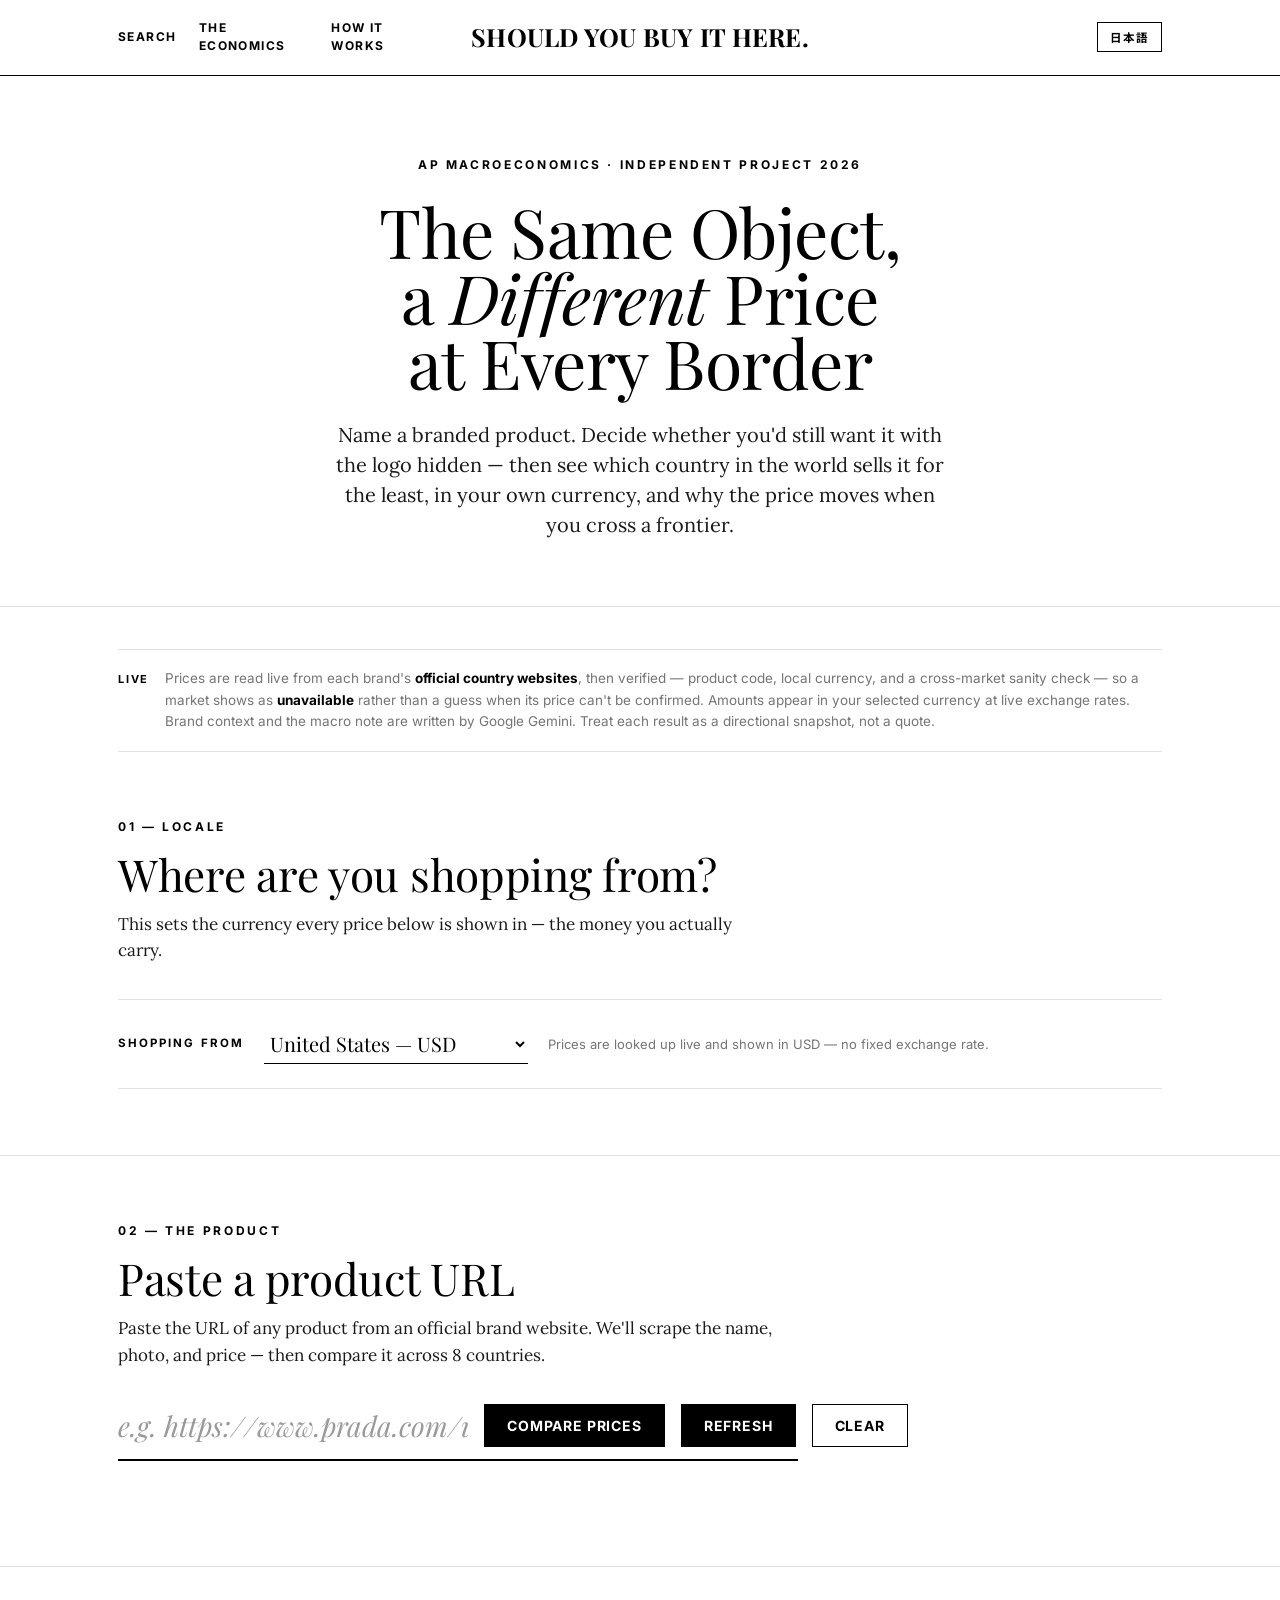
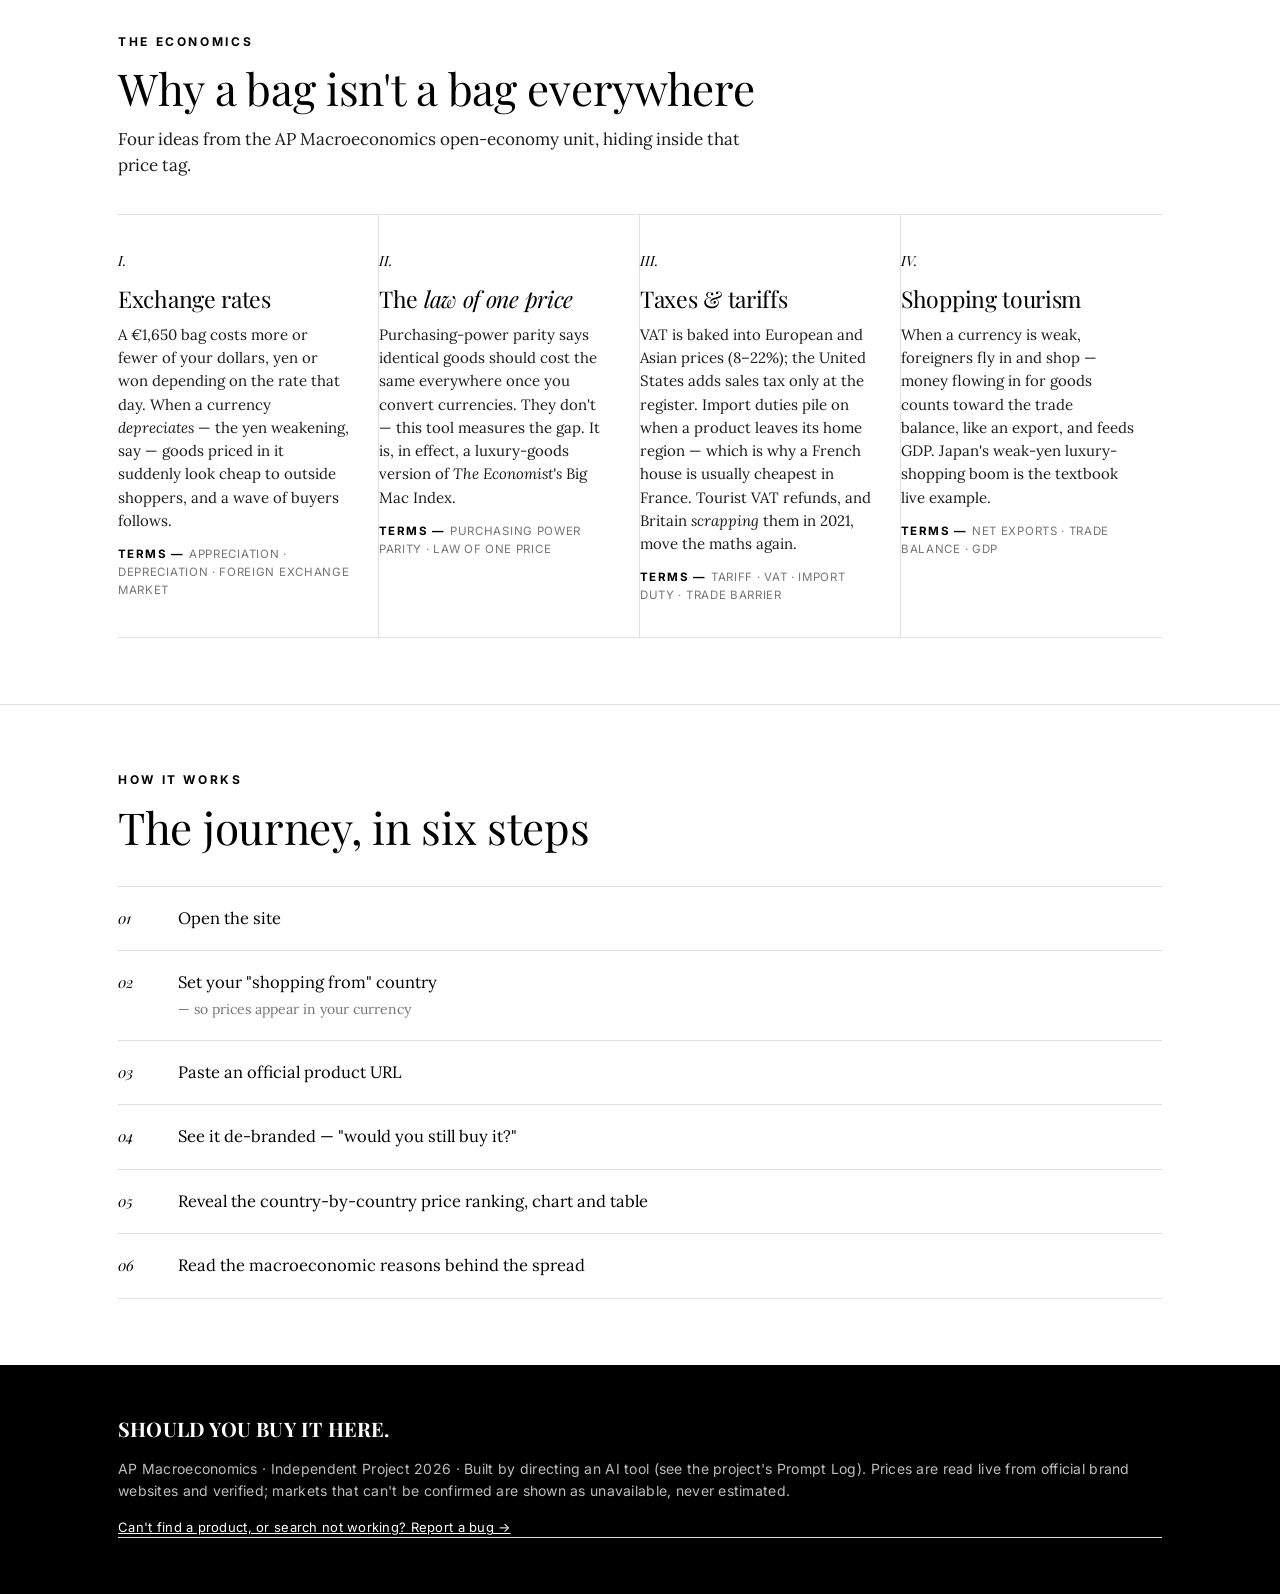
<file: index.html>
<!DOCTYPE html>
<html lang="en">
<head>
<meta charset="UTF-8" />
<meta name="viewport" content="width=device-width, initial-scale=1" />
<title>Should You Buy It Here — The Global Price of Brands</title>
<link rel="preconnect" href="https://fonts.googleapis.com">
<link rel="preconnect" href="https://fonts.gstatic.com" crossorigin>
<link href="https://fonts.googleapis.com/css2?family=Playfair+Display:ital,wght@0,400;0,500;0,600;0,700;1,400;1,500&family=Lora:ital,wght@0,400;0,500;0,600;1,400;1,500&family=Inter:wght@300;400;500;600;700&family=Noto+Serif+JP:wght@400;500;600&family=Noto+Sans+JP:wght@300;400;500;600&display=swap" rel="stylesheet">
<style>
  :root{
    --bg:#ffffff;          /* canvas       */
    --bg-soft:#f5f5f5;     /* canvas-soft  */
    --ink:#000000;         /* ink black    */
    --ink-soft:#1a1a1a;    /* near-black   */
    --body:#757575;        /* secondary    */
    --line:#e0e0e0;        /* hairline     */
    --line-strong:#000000; /* black rule   */
    --gold:#000000;        /* accent = ink black (Wired duet) */
    --gold-soft:#1a1a1a;
    --link:#057dbc;        /* inline body-link blue only */
    --serif:"Playfair Display","Noto Serif JP",Georgia,"Times New Roman",serif;     /* WiredDisplay */
    --body-serif:"Lora","Noto Serif JP",Georgia,"Times New Roman",serif;            /* BreveText    */
    --sans:"Inter","Noto Sans JP",-apple-system,BlinkMacSystemFont,"Segoe UI",Roboto,sans-serif; /* Apercu */
  }
  *{box-sizing:border-box;margin:0;padding:0}
  html{scroll-behavior:smooth}
  body{
    background:var(--bg);color:var(--ink);
    font-family:var(--body-serif);font-size:17px;font-weight:400;line-height:1.55;
    -webkit-font-smoothing:antialiased;
  }
  .wrap{max-width:1100px;margin:0 auto;padding:0 28px}
  .prose{max-width:660px}
  h1,h2,h3,h4{font-family:var(--serif);font-weight:400;line-height:1.1;letter-spacing:-0.3px}
  em{font-style:italic}
  a{color:var(--ink);text-decoration:none;border-bottom:1px solid var(--line);transition:border-color .2s,color .2s}
  a:hover{border-color:var(--ink)}
  .overline{font-family:var(--sans);font-size:12px;font-weight:700;letter-spacing:.22em;text-transform:uppercase;color:var(--ink)}
  .rule{height:1px;background:var(--line);border:none;margin:0}
  .hidden{display:none}

  /* ---------- masthead band ---------- */
  .topbar{border-bottom:1px solid var(--line-strong)}
  .topbar .masthead{display:grid;grid-template-columns:1fr auto 1fr;align-items:center;gap:16px;padding-top:18px;padding-bottom:18px}
  .mast-nav{justify-self:start;display:flex;align-items:center}
  .mast-nav a{font-family:var(--sans);font-size:12px;font-weight:700;letter-spacing:.12em;text-transform:uppercase;border:none;margin-right:22px;color:var(--ink)}
  .mast-nav a:hover{color:var(--body)}
  .mast-right{justify-self:end;display:flex;align-items:center}
  .mark{font-family:var(--serif);font-size:clamp(17px,2.3vw,25px);font-weight:700;letter-spacing:.01em;text-align:center;white-space:nowrap}
  .mark .dot{color:var(--ink)}
  .lang-toggle{font-family:var(--sans);font-size:11.5px;font-weight:700;letter-spacing:.1em;background:none;
    border:1px solid var(--ink);color:var(--ink);padding:6px 12px;cursor:pointer;border-radius:0;
    transition:background .2s,color .2s;white-space:nowrap}
  .lang-toggle:hover{background:var(--ink);color:#fff}
  @media(max-width:640px){.mast-nav{display:none}.mark{font-size:16px}}

  /* ---------- hero ---------- */
  .hero{padding:80px 0 66px;text-align:center;border-bottom:1px solid var(--line)}
  .hero .overline{display:block;margin-bottom:24px}
  .hero h1{font-size:clamp(36px,6.6vw,68px);font-weight:400;letter-spacing:-0.5px;line-height:.96}
  .hero h1 .it{font-style:italic;font-weight:400;color:var(--ink)}
  .hero p.lede{font-family:var(--body-serif);font-size:clamp(17px,2vw,20px);color:var(--ink-soft);max-width:620px;margin:26px auto 0;font-weight:400;line-height:1.5}

  /* ---------- generic section ---------- */
  section{padding:66px 0}
  .sec-head{margin-bottom:36px}
  .sec-head .overline{display:block;margin-bottom:14px}
  .sec-head h2{font-size:clamp(27px,3.8vw,44px);font-weight:400;line-height:1.05}
  .sec-head p{color:var(--ink-soft);margin-top:14px}

  /* ---------- disclaimer aside ---------- */
  .disclaimer{border-top:1px solid var(--line);border-bottom:1px solid var(--line);padding:18px 0;
    font-family:var(--sans);font-size:13.5px;color:var(--body);line-height:1.6;display:flex;gap:16px;align-items:flex-start}
  .disclaimer .lbl{font-size:11px;font-weight:700;letter-spacing:.16em;text-transform:uppercase;color:var(--ink);white-space:nowrap;padding-top:3px}
  .disclaimer strong{color:var(--ink);font-weight:700}
  .disclaimer em{font-style:italic}

  /* ---------- search ---------- */
  .search-wrap{max-width:680px}
  .search-field{display:flex;align-items:center;border-bottom:2px solid var(--line-strong);padding-bottom:12px;gap:16px}
  .search-field input{flex:1;border:none;background:transparent;font-family:var(--serif);font-size:clamp(20px,3.2vw,28px);
    color:var(--ink);font-weight:400;padding:0}
  .search-field input::placeholder{color:#9a9a9a;font-style:italic}
  .search-field input:focus{outline:none}
  .search-field button{flex:none;background:var(--ink);border:1px solid var(--ink);cursor:pointer;font-family:var(--sans);
    font-size:14px;font-weight:700;letter-spacing:.06em;text-transform:uppercase;color:#fff;padding:12px 22px;border-radius:0;transition:background .2s,color .2s}
  .search-field button:hover{background:#fff;color:var(--ink)}
  #clearBtn{background:#fff;color:var(--ink)}      /* secondary/outline so the primary action stands out */
  #clearBtn:hover{background:var(--ink);color:#fff}
  .suggest{margin-top:20px;font-family:var(--sans);font-size:14px;color:var(--body);line-height:2}
  .suggest .s-lbl{font-size:11.5px;font-weight:700;letter-spacing:.18em;text-transform:uppercase;color:var(--ink);margin-right:12px}
  .suggest a{font-size:14.5px;margin:0 5px;color:var(--link);border-bottom:1px solid var(--line)}
  .suggest a:hover{color:var(--ink);border-color:var(--ink)}
  .search-msg{margin-top:18px;font-family:var(--sans);font-size:15px;color:var(--ink-soft);min-height:1.4em;line-height:1.9}
  .search-msg a{color:var(--link);border-bottom:1px solid var(--link)}
  .examples{margin-top:18px;font-family:var(--sans);font-size:14px;color:var(--body);line-height:2}
  .examples .ex-label{font-size:11.5px;font-weight:700;letter-spacing:.18em;text-transform:uppercase;color:var(--ink);margin-right:12px}
  .examples a{font-size:14px;margin:0 6px;color:var(--link);border-bottom:1px solid var(--line);cursor:pointer}
  .examples a:hover{color:var(--ink);border-color:var(--ink)}
  .macro-callout{margin-top:20px;padding:16px 22px;background:var(--bg-soft);border-left:2px solid var(--ink);font-size:15px;color:var(--ink);line-height:1.6}
  .macro-callout .label{display:block;font-family:var(--sans);font-size:11px;font-weight:700;letter-spacing:.2em;text-transform:uppercase;color:var(--ink);margin-bottom:6px}

  /* ---------- unavailable rows ---------- */
  tbody tr.unavailable td{color:var(--body);font-style:italic}
  tbody tr.unavailable td.num{font-family:var(--sans);font-size:13px;font-weight:400;color:var(--body)}

  /* ---------- locale picker ---------- */
  .locale{display:flex;flex-wrap:wrap;gap:20px;align-items:center;border-top:1px solid var(--line);border-bottom:1px solid var(--line);padding:24px 0;margin-top:32px}
  .locale label{font-family:var(--sans);font-size:11.5px;font-weight:700;letter-spacing:.18em;text-transform:uppercase;color:var(--ink)}
  .locale select{font-family:var(--serif);font-size:20px;border:none;border-bottom:1.5px solid var(--line-strong);
    background:transparent;color:var(--ink);padding:5px 28px 5px 2px;cursor:pointer;border-radius:0}
  .locale select:focus{outline:none}
  .locale .rate-note{font-family:var(--sans);font-size:13px;color:var(--body);flex:1;min-width:220px}

  /* ---------- de-brand stage ---------- */
  .stage{border:1px solid var(--line);background:var(--bg-soft)}
  .stage-inner{padding:48px 40px;text-align:center}
  .object-wrap{display:inline-block;margin-bottom:14px;text-align:center}
  .img-holder{display:inline-block;position:relative;line-height:0}
  .obj-img{display:block;width:auto;height:auto;max-width:min(340px,78vw);max-height:46vh;
    border:1px solid var(--line);background:#fff;filter:blur(0);transition:filter .4s ease}
  .obj-img.soft{filter:blur(9px) brightness(1.02)}
  .obj-img.revealed{filter:blur(0)!important;margin-left:auto;margin-right:auto}
  .logo-cover{position:absolute;backdrop-filter:blur(16px) brightness(.97);-webkit-backdrop-filter:blur(16px) brightness(.97);
    background:rgba(22,19,14,.10);border-radius:2px;transition:opacity .35s}
  .logo-cover.gone{opacity:0;pointer-events:none}
  .obj-cap{display:block;font-family:var(--sans);font-size:11px;font-weight:700;letter-spacing:.22em;
    text-transform:uppercase;color:var(--ink-soft);margin-top:12px;line-height:1.6}
  .obj-cap.revealed{display:none}
  .obj-frame{display:inline-block;border:1px solid var(--line);padding:34px 56px;background:#fff}
  .obj-frame .obj-cat{font-family:var(--serif);font-size:clamp(24px,4vw,34px);font-style:italic;color:var(--ink)}
  .obj-frame .obj-sub{font-family:var(--sans);font-size:11.5px;font-weight:700;letter-spacing:.22em;text-transform:uppercase;color:var(--ink-soft);margin-top:10px}
  .brand-line{font-family:var(--sans);font-size:15px;font-weight:700;letter-spacing:.34em;text-transform:uppercase;
    color:var(--ink);margin-bottom:8px;transition:filter .35s}
  .brand-line.blurred{filter:blur(7px);user-select:none}
  .origin-line{font-family:var(--sans);font-size:12.5px;letter-spacing:.12em;text-transform:uppercase;color:var(--body);margin-bottom:28px}
  .ask{font-family:var(--serif);font-size:clamp(20px,2.7vw,27px);font-weight:400;max-width:580px;margin:0 auto 8px;line-height:1.4}
  .ask .price-em{font-style:italic;color:var(--ink);white-space:nowrap}
  .choice-row{display:flex;gap:18px;justify-content:center;flex-wrap:wrap;margin-top:28px}
  .lk-btn{background:var(--bg);border:1px solid var(--ink);cursor:pointer;font-family:var(--sans);font-size:13px;font-weight:700;letter-spacing:.08em;
    text-transform:uppercase;color:var(--ink);padding:12px 20px;border-radius:0;transition:background .2s,color .2s,border-color .2s}
  .lk-btn:hover{background:var(--ink);color:#fff;border-color:var(--ink)}
  .lk-btn.sub{border-color:var(--line);color:var(--body)}
  .lk-btn.sub:hover{background:var(--ink-soft);color:#fff;border-color:var(--ink-soft)}
  .quip{margin-top:24px;font-family:var(--body-serif);font-size:15.5px;font-style:italic;color:var(--ink-soft);max-width:560px;margin-left:auto;margin-right:auto;line-height:1.6}
  .loading{padding:64px 20px;text-align:center;font-family:var(--serif);font-style:italic;font-size:22px;color:var(--ink-soft)}
  .dots::after{content:"";animation:dots 1.2s steps(4,end) infinite}
  @keyframes dots{0%{content:""}25%{content:"."}50%{content:".."}75%{content:"..."}100%{content:""}}

  /* ---------- results ---------- */
  .verdict{border:2px solid var(--line-strong);padding:32px 36px}
  .verdict .v-top{display:flex;justify-content:space-between;align-items:baseline;flex-wrap:wrap;gap:10px}
  .verdict h3{font-size:clamp(23px,3.2vw,32px);font-weight:400}
  .verdict h3 .cc{font-style:italic;font-weight:400;color:var(--ink)}
  .verdict .v-price{font-family:var(--serif);font-size:clamp(23px,3.2vw,32px);font-weight:500}
  .verdict p{margin-top:16px;font-family:var(--body-serif);font-size:15.5px;color:var(--ink-soft);line-height:1.55}
  .verdict p strong{color:var(--ink);font-weight:600}

  .chart{margin-top:42px;display:flex;flex-direction:column}
  .bar-row{display:grid;grid-template-columns:180px 1fr 130px;gap:18px;align-items:center;padding:14px 0;border-bottom:1px solid var(--line)}
  .bar-row:first-child{border-top:1px solid var(--line)}
  .bar-row .cy{font-family:var(--sans);font-size:14px;display:flex;align-items:center;gap:9px;flex-wrap:wrap}
  .bar-row .cy .cc{font-size:10.5px;font-weight:700;letter-spacing:.12em;border:1px solid var(--line);padding:2px 6px;color:var(--body)}
  .bar-row .cy .nm{color:var(--ink)}
  .bar-row .cy .you-tag{font-size:10.5px;font-weight:700;letter-spacing:.14em;text-transform:uppercase;color:var(--ink)}
  .bar-track{height:16px;position:relative}
  .bar-fill{height:100%;background:#cccccc}
  .bar-fill.cheapest{background:var(--ink)}
  .bar-fill.home{background:var(--ink);opacity:.82}
  .bar-val{font-family:var(--serif);font-size:17px;font-weight:500;text-align:right}
  .bar-local{display:block;margin-top:2px;font-family:var(--sans);font-size:10.5px;font-weight:600;letter-spacing:.06em;color:var(--ink-soft)}

  .table-scroll{overflow-x:auto;margin-top:46px}
  table{border-collapse:collapse;width:100%;min-width:600px;font-family:var(--sans);font-size:14px}
  thead th{font-family:var(--sans);font-weight:700;font-size:11px;letter-spacing:.16em;text-transform:uppercase;
    color:var(--ink);text-align:left;padding:0 16px 13px;border-bottom:1.5px solid var(--line-strong)}
  tbody td{padding:15px 16px;border-bottom:1px solid var(--line);vertical-align:top;color:var(--body)}
  tbody td.country{color:var(--ink)}
  tbody td .cc{font-size:10px;font-weight:700;letter-spacing:.1em;border:1px solid var(--line);padding:2px 6px;margin-right:8px;color:var(--body)}
  tbody td .note-tag{display:block;font-size:11.5px;font-style:italic;color:var(--ink);margin-top:4px}
  tbody td.num{font-family:var(--serif);font-size:16px;font-weight:500;color:var(--ink)}
  tbody tr:last-child td{border-bottom:1.5px solid var(--line-strong)}

  .genka{margin-top:36px;border-left:2px solid var(--ink);padding:8px 0 8px 24px;font-family:var(--body-serif);font-size:15.5px;color:var(--ink-soft);font-style:italic;line-height:1.6}
  .genka strong{color:var(--ink);font-style:normal;font-weight:600}

  /* ---------- learn cards ---------- */
  .learn-grid{display:grid;grid-template-columns:repeat(auto-fit,minmax(250px,1fr));border-top:1px solid var(--line)}
  .learn{padding:32px 28px 32px 0;border-bottom:1px solid var(--line)}
  .learn:not(:last-child){border-right:1px solid var(--line);padding-right:28px}
  @media(max-width:760px){.learn{border-right:none!important;padding-right:0}}
  .learn .num{font-family:var(--serif);font-size:14px;font-style:italic;color:var(--ink)}
  .learn h4{font-size:23px;font-weight:400;margin:12px 0 12px}
  .learn h4 em{color:var(--ink);font-style:italic;font-weight:400}
  .learn p{font-family:var(--body-serif);font-size:15px;color:var(--ink-soft);line-height:1.55}
  .learn .terms{margin-top:14px;font-family:var(--sans);font-size:11.5px;font-weight:700;letter-spacing:.12em;text-transform:uppercase;color:var(--ink)}
  .learn .terms span{color:var(--body);font-weight:400;letter-spacing:.06em}

  /* ---------- flow ---------- */
  .flow{counter-reset:step;border-top:1px solid var(--line)}
  .flow .f-step{display:flex;gap:24px;align-items:baseline;padding:19px 0;border-bottom:1px solid var(--line)}
  .flow .f-step::before{counter-increment:step;content:counter(step,decimal-leading-zero);font-family:var(--serif);
    font-size:15px;font-style:italic;color:var(--ink);flex:none;width:36px}
  .flow .f-step .f-txt{font-family:var(--body-serif);font-size:16.5px}
  .flow .f-step .f-txt .f-sub{display:block;font-size:14px;color:var(--body);margin-top:3px}

  footer{background:var(--ink);border-top:none;padding:48px 0 56px;font-family:var(--sans);font-size:14px;letter-spacing:.02em;color:#bdbdbd}
  footer .mark{display:block;margin-bottom:14px;text-align:left;color:#fff;font-size:20px}
  footer .mark .dot{color:#fff}

  @media(max-width:560px){
    body{font-size:16px}
    .bar-row{grid-template-columns:108px 1fr 90px;gap:10px}
    .stage-inner{padding:34px 18px}
    .obj-frame{padding:26px 28px}
    .search-field{flex-wrap:wrap}            /* URL input + buttons stack instead of overflowing */
    .search-field input{width:100%;flex:1 0 100%}
    thead th,tbody td{padding-left:8px;padding-right:8px}
  }
</style>
</head>
<body>

<div class="topbar">
  <div class="wrap masthead">
    <nav class="mast-nav">
      <a href="#search" data-i18n="navSearch">Search</a>
      <a href="#learn" data-i18n="navEconomics">The Economics</a>
      <a href="#flow" data-i18n="navHow">How It Works</a>
    </nav>
    <span class="mark">SHOULD YOU BUY IT HERE<span class="dot">.</span></span>
    <div class="mast-right">
      <button id="langToggle" class="lang-toggle" type="button">日本語</button>
    </div>
  </div>
</div>

<header class="hero">
  <div class="wrap">
    <span class="overline" data-i18n="heroOverline">AP Macroeconomics · Independent Project 2026</span>
    <h1 data-i18n="heroH1">The Same Object,<br>a <span class="it">Different</span> Price<br>at Every Border</h1>
    <p class="lede" data-i18n="heroLede">Name a branded product. Decide whether you'd still want it with the logo hidden — then see which country in the world sells it for the least, in your own currency, and why the price moves when you cross a frontier.</p>
  </div>
</header>

<main>

  <!-- DISCLAIMER -->
  <div class="wrap" style="padding-top:42px">
    <div class="disclaimer">
      <span class="lbl" data-i18n="discLbl">Live</span>
      <span data-i18n="discText">Prices are read live from each brand's <strong>official country websites</strong>, then verified — product code, local currency, and a cross-market sanity check — so a market shows as <strong>unavailable</strong> rather than a guess when its price can't be confirmed. Amounts appear in your selected currency at live exchange rates. Brand context and the macro note are written by Google Gemini. Treat each result as a directional snapshot, not a quote.</span>
    </div>
  </div>

  <!-- LOCALE -->
  <section id="locale-sec">
    <div class="wrap">
      <div class="sec-head">
        <span class="overline" data-i18n="locOverline">01 — Locale</span>
        <h2 data-i18n="locH2">Where are you shopping from?</h2>
        <p class="prose" data-i18n="locP">This sets the currency every price below is shown in — the money you actually carry.</p>
      </div>
      <div class="locale">
        <label for="home" data-i18n="locLabel">Shopping from</label>
        <select id="home"></select>
        <span id="rateNote" class="rate-note"></span>
      </div>
    </div>
  </section>

  <hr class="rule">

  <!-- SEARCH / UPLOAD -->
  <section id="search">
    <div class="wrap">
      <div class="sec-head">
        <span class="overline" data-i18n="prodOverline">02 — The Product</span>
        <h2 data-i18n="prodH2">Paste a product URL</h2>
        <p class="prose" data-i18n="prodP">Paste the URL of any product from an official brand website. We'll scrape the name, photo, and price — then compare it across 8 countries.</p>
      </div>

      <div class="search-wrap">
        <div class="search-field">
          <input id="q" type="url" data-i18n-ph="qPh" placeholder="e.g. https://www.prada.com/us/en/women/bags/..." autocomplete="off">
          <button id="goBtn" data-i18n="goBtn">Compare Prices</button>
          <button id="refreshBtn" data-i18n="refreshBtn" title="Re-scrape, ignoring the cached result">Refresh</button>
          <button id="clearBtn" type="button" data-i18n="clearBtn" title="Clear the URL">Clear</button>
        </div>
        <div class="search-msg" id="searchMsg"></div>
      </div>
    </div>
  </section>

  <!-- DE-BRAND STAGE -->
  <section id="debrandSection" class="hidden" style="padding-top:0">
    <div class="wrap">
      <div class="sec-head">
        <span class="overline" data-i18n="honestOverline">03 — The Honest Question</span>
        <h2 data-i18n="honestH2">Is it the object — or the name?</h2>
      </div>
      <div class="stage"><div class="stage-inner" id="stage"></div></div>
    </div>
  </section>

  <!-- RESULTS -->
  <section id="resultsSection" class="hidden" style="padding-top:0">
    <div class="wrap">
      <div class="sec-head">
        <span class="overline" data-i18n="verdictOverline">04 — The Verdict</span>
        <h2 data-i18n="verdictH2">Where in the world is it cheapest?</h2>
        <p class="prose" data-i18n="verdictP">Each country's local price, converted to your currency at the listed rates, ranked low to high.</p>
      </div>
      <div id="results"></div>
    </div>
  </section>

  <hr class="rule">

  <!-- LEARN -->
  <section id="learn">
    <div class="wrap">
      <div class="sec-head">
        <span class="overline" data-i18n="econOverline">The Economics</span>
        <h2 data-i18n="econH2">Why a bag isn't a bag everywhere</h2>
        <p class="prose" data-i18n="econP">Four ideas from the AP Macroeconomics open-economy unit, hiding inside that price tag.</p>
      </div>
      <div class="learn-grid">
        <div class="learn">
          <span class="num">I.</span>
          <h4 data-i18n="card1H4">Exchange rates</h4>
          <p data-i18n="card1P">A €1,650 bag costs more or fewer of your dollars, yen or won depending on the rate that day. When a currency <em>depreciates</em> — the yen weakening, say — goods priced in it suddenly look cheap to outside shoppers, and a wave of buyers follows.</p>
          <div class="terms" data-i18n="card1Terms">Terms — <span>appreciation · depreciation · foreign exchange market</span></div>
        </div>
        <div class="learn">
          <span class="num">II.</span>
          <h4 data-i18n="card2H4">The <em>law of one price</em></h4>
          <p data-i18n="card2P">Purchasing-power parity says identical goods should cost the same everywhere once you convert currencies. They don't — this tool measures the gap. It is, in effect, a luxury-goods version of <em>The Economist's</em> Big Mac Index.</p>
          <div class="terms" data-i18n="card2Terms">Terms — <span>purchasing power parity · law of one price</span></div>
        </div>
        <div class="learn">
          <span class="num">III.</span>
          <h4 data-i18n="card3H4">Taxes &amp; tariffs</h4>
          <p data-i18n="card3P">VAT is baked into European and Asian prices (8–22%); the United States adds sales tax only at the register. Import duties pile on when a product leaves its home region — which is why a French house is usually cheapest in France. Tourist VAT refunds, and Britain <em>scrapping</em> them in 2021, move the maths again.</p>
          <div class="terms" data-i18n="card3Terms">Terms — <span>tariff · VAT · import duty · trade barrier</span></div>
        </div>
        <div class="learn">
          <span class="num">IV.</span>
          <h4 data-i18n="card4H4">Shopping tourism</h4>
          <p data-i18n="card4P">When a currency is weak, foreigners fly in and shop — money flowing in for goods counts toward the trade balance, like an export, and feeds GDP. Japan's weak-yen luxury-shopping boom is the textbook live example.</p>
          <div class="terms" data-i18n="card4Terms">Terms — <span>net exports · trade balance · GDP</span></div>
        </div>
      </div>
    </div>
  </section>

  <hr class="rule">

  <!-- FLOW -->
  <section id="flow">
    <div class="wrap">
      <div class="sec-head">
        <span class="overline" data-i18n="howOverline">How It Works</span>
        <h2 data-i18n="howH2">The journey, in six steps</h2>
      </div>
      <div class="flow">
        <div class="f-step"><span class="f-txt" data-i18n="step1">Open the site</span></div>
        <div class="f-step"><span class="f-txt" data-i18n="step2">Set your "shopping from" country<span class="f-sub">— so prices appear in your currency</span></span></div>
        <div class="f-step"><span class="f-txt" data-i18n="step3">Search a product by name</span></div>
        <div class="f-step"><span class="f-txt" data-i18n="step4">See it de-branded — "would you still buy it?"</span></div>
        <div class="f-step"><span class="f-txt" data-i18n="step5">Reveal the country-by-country price ranking, chart and table</span></div>
        <div class="f-step"><span class="f-txt" data-i18n="step6">Read the macroeconomic reasons behind the spread</span></div>
      </div>
    </div>
  </section>

</main>

<footer>
  <div class="wrap">
    <span class="mark">SHOULD YOU BUY IT HERE<span class="dot">.</span></span>
    <span data-i18n="footerText">AP Macroeconomics · Independent Project 2026 · Built by directing an AI tool (see the project's Prompt Log). Prices are read live from official brand websites and verified; markets that can't be confirmed are shown as unavailable, never estimated.</span>
    <a id="reportBugLink" href="https://docs.google.com/forms/d/e/1FAIpQLSePaOFAs7SZ_abnSdePtuqyt2HcA6PjKX44LQcZLL0MlmG9Sg/viewform" target="_blank" rel="noopener" data-i18n="reportBug" style="display:block;margin-top:16px;color:#fff;text-decoration:underline;font-size:13px">Can't find a product, or search not working? Report a bug →</a>
  </div>
</footer>

<script>
/* =====================================================================
   STATIC FALLBACK EXCHANGE RATES (≈ May 2026)
   ---------------------------------------------------------------------
   RATES = value of 1 unit of that currency in US dollars.
     e.g. EUR:1.087 -> EUR 1 = $1.087 ; JPY:0.006667 -> JPY 1 = $0.0067 ($1 = JPY 150).
   Used only for the client-side toHome() fallback; live prices come from the Worker.
   ===================================================================== */
const RATES = { USD:1, EUR:1.087, GBP:1.265, CHF:1.135, JPY:0.006667, KRW:0.00074, CAD:0.732 };

const CURRENCY_OF = {
  "United States":"USD","Canada":"CAD","France":"EUR","Italy":"EUR","United Kingdom":"GBP",
  "Switzerland":"CHF","Japan":"JPY","South Korea":"KRW"
};

const COUNTRIES = {
  "United States":{cc:"US", tax:"No national VAT — state sales tax (0–10%) is added at the register, so the sticker price reads low."},
  "Canada":{cc:"CA", tax:"5% federal GST plus a provincial sales tax that varies by province (7% PST in BC = 12% total; 13% HST in Ontario; none in Alberta). No general tourist refund — Canada's GST visitor rebate ended in 2007."},
  "France":{cc:"FR", tax:"20% VAT included in the price. Non-EU visitors can reclaim roughly 12% (détaxe)."},
  "Italy":{cc:"IT", tax:"22% VAT included. Non-EU visitors can reclaim roughly 13–15%."},
  "United Kingdom":{cc:"GB", tax:"20% VAT included — tax-free shopping for tourists was abolished in 2021, so no refund."},
  "Switzerland":{cc:"CH", tax:"Only about 8.1% VAT, among the lowest in Europe — part of why Swiss watches are cheap at home."},
  "Japan":{cc:"JP", tax:"10% consumption tax, but visitors buy tax-free instantly in-store (passport required) — a driver of the weak-yen luxury boom."},
  "South Korea":{cc:"KR", tax:"10% VAT; visitors get instant or airport refunds, and the duty-free scene is large."}
};


const WORKER_URL = "https://ap-macro-lookup.bridge11korea.workers.dev";

/* =====================  internationalisation (EN / JA)  ===================== */
let lang = (localStorage.getItem("lang") === "ja") ? "ja" : "en";

// Localised country names (data keys stay English everywhere internally).
const NAME_JA = {
  "United States":"アメリカ","Canada":"カナダ","France":"フランス","Italy":"イタリア",
  "United Kingdom":"イギリス","Switzerland":"スイス","Japan":"日本","South Korea":"韓国"
};
// Localised tax / visitor notes for the table.
const TAX_JA = {
  "United States":"国としての付加価値税はなく、州の売上税（0〜10%）がレジで加算されるため、表示価格は安く見えます。",
  "Canada":"5%の連邦GSTに加え、州ごとに異なる州税がかかります（BC州は7%のPSTで合計12%、オンタリオ州は13%のHST、アルバータ州はなし）。一般の旅行者向け還付はありません——カナダのGST訪問者還付は2007年に終了しました。",
  "France":"20%のVATが価格に含まれます。EU圏外からの旅行者は約12%の還付（détaxe）を受けられます。",
  "Italy":"22%のVATが含まれます。EU圏外からの旅行者は約13〜15%の還付を受けられます。",
  "United Kingdom":"20%のVATが含まれます——旅行者向け免税ショッピングは2021年に廃止され、還付はありません。",
  "Switzerland":"VATは約8.1%のみで、ヨーロッパでも最低水準——スイスの時計が現地で安い理由のひとつです。",
  "Japan":"10%の消費税。ただし旅行者はパスポート提示で店頭ですぐ免税になります——円安による高級品ブームの一因です。",
  "South Korea":"10%のVAT。旅行者は即時または空港で還付を受けられ、免税店も充実しています。"
};

// Static markup strings (set via [data-i18n]). HTML allowed — authored content, not user input.
const STR = {
  title:{en:"Should You Buy It Here — The Global Price of Brands", ja:"ここで買うべき？ — ブランド品の世界価格"},
  navSearch:{en:"Search", ja:"検索"},
  navEconomics:{en:"The Economics", ja:"経済のしくみ"},
  navHow:{en:"How It Works", ja:"使い方"},
  heroOverline:{en:"AP Macroeconomics · Independent Project 2026", ja:"AP マクロ経済学 · 自主プロジェクト 2026"},
  heroH1:{en:`The Same Object,<br>a <span class="it">Different</span> Price<br>at Every Border`, ja:`同じ商品なのに、<br>国境ごとに<br><span class="it">変わる</span>値段。`},
  heroLede:{en:`Name a branded product. Decide whether you'd still want it with the logo hidden — then see which country in the world sells it for the least, in your own currency, and why the price moves when you cross a frontier.`, ja:`ブランド品の名前を入力してください。ロゴを隠してもまだ欲しいかを考えたうえで、世界のどの国がいちばん安く売っているかを、あなたの通貨で確かめましょう。そして、国境を越えると値段が動く理由も見てみましょう。`},
  discLbl:{en:"Live", ja:"ライブ"},
  discText:{en:`Prices are read live from each brand's <strong>official country websites</strong>, then verified — product code, local currency, and a cross-market sanity check — so a market shows as <strong>unavailable</strong> rather than a guess when its price can't be confirmed. Amounts appear in your selected currency at live exchange rates. Brand context and the macro note are written by Google Gemini. Treat each result as a directional snapshot, not a quote.`, ja:`価格は各ブランドの<strong>公式の国別サイト</strong>からリアルタイムに取得し、商品コード・現地通貨・市場間の妥当性チェックで検証しています。確認できない市場は推測せず<strong>「掲載なし」</strong>として表示します。金額は選択した通貨に現在の為替レートで換算して表示します。ブランドの説明とマクロのひと言は Google Gemini が生成します。各結果は正確な見積もりではなく、おおよその目安として捉えてください。`},
  locOverline:{en:"01 — Locale", ja:"01 — 地域"},
  locH2:{en:"Where are you shopping from?", ja:"どこで買い物しますか？"},
  locP:{en:"This sets the currency every price below is shown in — the money you actually carry.", ja:"下に表示されるすべての価格は、ここで選んだ国の通貨——あなたが実際に使うお金——で表示されます。"},
  locLabel:{en:"Shopping from", ja:"買い物する国"},
  prodOverline:{en:"02 — The Product", ja:"02 — 商品"},
  prodH2:{en:"Paste a product URL", ja:"商品URLを貼り付ける"},
  prodP:{en:`Paste the URL of any product from an official brand website. We'll scrape the name, photo, and price — then compare it across 8 countries.`, ja:`公式ブランドサイトの商品URLを貼り付けてください。商品名・写真・価格を自動で取得し、8か国で比較します。`},
  qPh:{en:"e.g. https://www.prada.com/us/en/women/bags/...", ja:"例：https://www.prada.com/jp/ja/women/bags/..."},
  goBtn:{en:"Compare Prices", ja:"価格を比較する"},
  refreshBtn:{en:"Refresh", ja:"再取得"},
  clearBtn:{en:"Clear", ja:"クリア"},
  honestOverline:{en:"03 — The Honest Question", ja:"03 — 正直な問い"},
  honestH2:{en:"Is it the object — or the name?", ja:"モノそのもの？それとも名前？"},
  verdictOverline:{en:"04 — The Verdict", ja:"04 — 結論"},
  verdictH2:{en:"Where in the world is it cheapest?", ja:"世界でいちばん安いのはどこ？"},
  verdictP:{en:"Each market's real local price, shown in your selected currency at current exchange rates, ranked low to high.", ja:"各市場の実際の現地価格を、現在の為替レートで選択した通貨に換算して表示し、安い順に並べています。"},
  econOverline:{en:"The Economics", ja:"経済のしくみ"},
  econH2:{en:"Why a bag isn't a bag everywhere", ja:"なぜ同じバッグでも国で違うのか"},
  econP:{en:"Four ideas from the AP Macroeconomics open-economy unit, hiding inside that price tag.", ja:"その値札の中に隠れている、AP マクロ経済学「開放経済」分野の4つの考え方。"},
  card1H4:{en:"Exchange rates", ja:"為替レート"},
  card1P:{en:`A €1,650 bag costs more or fewer of your dollars, yen or won depending on the rate that day. When a currency <em>depreciates</em> — the yen weakening, say — goods priced in it suddenly look cheap to outside shoppers, and a wave of buyers follows.`, ja:`1,650ユーロのバッグは、その日のレートしだいで、あなたのドル・円・ウォンに換算した値段が増えたり減ったりします。通貨が<em>減価</em>する——たとえば円安——と、その通貨建ての商品は外国の買い物客に急に安く見え、買い手が押し寄せます。`},
  card1Terms:{en:`Terms — <span>appreciation · depreciation · foreign exchange market</span>`, ja:`用語 — <span>増価 · 減価 · 外国為替市場</span>`},
  card2H4:{en:`The <em>law of one price</em>`, ja:`<em>一物一価の法則</em>`},
  card2P:{en:`Purchasing-power parity says identical goods should cost the same everywhere once you convert currencies. They don't — this tool measures the gap. It is, in effect, a luxury-goods version of <em>The Economist's</em> Big Mac Index.`, ja:`購買力平価によれば、同じ商品は通貨を換算すればどこでも同じ値段になるはずです。実際にはそうなりません——このツールはその差を測ります。いわば<em>エコノミスト</em>誌のビッグマック指数の高級品版です。`},
  card2Terms:{en:`Terms — <span>purchasing power parity · law of one price</span>`, ja:`用語 — <span>購買力平価 · 一物一価の法則</span>`},
  card3H4:{en:"Taxes &amp; tariffs", ja:"税金と関税"},
  card3P:{en:`VAT is baked into European and Asian prices (8–22%); the United States adds sales tax only at the register. Import duties pile on when a product leaves its home region — which is why a French house is usually cheapest in France. Tourist VAT refunds, and Britain <em>scrapping</em> them in 2021, move the maths again.`, ja:`ヨーロッパやアジアの価格には付加価値税（8〜22%）が含まれています。アメリカは売り場のレジでのみ売上税を加算します。商品が原産地域を離れると輸入関税が上乗せされ——だからフランスのブランドはたいていフランスでいちばん安いのです。旅行者向けの VAT 還付や、イギリスが2021年にそれを<em>廃止</em>したことも、計算をふたたび変えます。`},
  card3Terms:{en:`Terms — <span>tariff · VAT · import duty · trade barrier</span>`, ja:`用語 — <span>関税 · 付加価値税 · 輸入関税 · 貿易障壁</span>`},
  card4H4:{en:"Shopping tourism", ja:"買い物ツーリズム"},
  card4P:{en:`When a currency is weak, foreigners fly in and shop — money flowing in for goods counts toward the trade balance, like an export, and feeds GDP. Japan's weak-yen luxury-shopping boom is the textbook live example.`, ja:`通貨が安いと、外国人が飛行機でやってきて買い物をします——商品の対価として流入するお金は輸出のように貿易収支に計上され、GDP を押し上げます。日本の円安による高級品の爆買いブームは、その教科書どおりの実例です。`},
  card4Terms:{en:`Terms — <span>net exports · trade balance · GDP</span>`, ja:`用語 — <span>純輸出 · 貿易収支 · GDP</span>`},
  howOverline:{en:"How It Works", ja:"使い方"},
  howH2:{en:"The journey, in six steps", ja:"6ステップの流れ"},
  step1:{en:"Open the site", ja:"サイトを開く"},
  step2:{en:`Set your "shopping from" country<span class="f-sub">— so prices appear in your currency</span>`, ja:`「買い物する国」を設定する<span class="f-sub">——価格があなたの通貨で表示されます</span>`},
  step3:{en:"Paste an official product URL", ja:"公式の商品URLを貼り付ける"},
  step4:{en:`See it de-branded — "would you still buy it?"`, ja:`ロゴを消した姿を見る——「それでも買う？」`},
  step5:{en:"Reveal the country-by-country price ranking, chart and table", ja:"国ごとの価格ランキング・グラフ・表を表示する"},
  step6:{en:"Read the macroeconomic reasons behind the spread", ja:"価格差の裏にあるマクロ経済の理由を読む"},
  footerText:{en:"AP Macroeconomics · Independent Project 2026 · Built by directing an AI tool (see the project's Prompt Log). Prices are read live from official brand websites and verified; markets that can't be confirmed are shown as unavailable, never estimated.", ja:"AP マクロ経済学 · 自主プロジェクト 2026 · AI ツールを指示して制作（プロジェクトの Prompt Log を参照）。価格は公式ブランドサイトからリアルタイムに取得・検証しており、確認できない市場は推測せず「掲載なし」と表示します。"},
  reportBug:{en:"Can't find a product, or search not working? Report a bug →", ja:"商品が見つからない・検索がうまくいかない？不具合を報告 →"}
};

// Dynamic strings used inside JS render functions. Values may be functions.
const T = {
  en:{
    rateLive:(c)=>`Prices are looked up live and shown in ${c} — no fixed exchange rate.`,
    errInvalidUrl:"Please enter a valid HTTPS URL from a brand website.",
    errBlocked:(domain)=>`Third-party retailers like "${domain}" are not supported.`,
    loadScraping:["Reading the official product page","Finding country-specific pages","Verifying code and currency","Comparing 8 markets"],
    unavailable:(brand,country)=>`Not available on ${brand} ${country}`,
    unavailableMarket:(country)=>`Price not published in ${country}`,
    errNetworkAI:"Network error — could not reach the AI service. Please try again.",
    capOriginal:"— original —",
    capLogoRemoved:"— logo removed —",
    capAIremoved:"— AI removed the logo —",
    capLogoByAI:"— logo removed by AI —",
    aiRemoving:"AI is removing the logo…",
    objWithoutLabel:"the object, without the label",
    notFound:(q,detail)=>`Couldn't read official prices from that link${detail}. Make sure it's a single product's page on the brand's official site — not a category, search, or cart page. This also happens when a brand sells in only one region/currency (so there's nothing to compare across countries) or blocks automated reading.`,
    stickerPrice:"its sticker price",
    originLine:(cat,origin)=>`a ${cat} from a house based in ${origin}`,
    askLine:(rev,price,cat,home)=>`${rev?"":"Logo hidden — "}Would you pay <span class="price-em">${price}</span> for this ${cat}${home?`, bought in ${home}`:""}?`,
    btnYesBuy:"Yes — I'd still buy it",
    btnNoNotWithout:"No — not without the name",
    quipStageNo:`That gap — between what you'd pay for the <em>object</em> and what the house charges — is the brand premium. Goods bought <em>because</em> they're expensive are called <em>Veblen goods</em>. Either way, here's where it costs the least.`,
    btnShowAnyway:"Show me the prices anyway",
    revealYes:`Fair — for many buyers the name <em>is</em> the product: status, signalling, resale value. So: where on earth do you get it for the least?`,
    revealNo:`Honest. And if you ever do cave — cave in the cheapest country.`,
    noPrices:"No country prices were returned for this product. Try a more specific product name.",
    cheapestLabel:"Cheapest",
    mostExpensive:(country,price,spread)=>`Most expensive is <strong>${country}</strong> at ${price} — a <strong>${spread}%</strong> spread for one identical product.`,
    boughtHome:(home,price,rank,total)=>`Bought at home in <strong>${home}</strong> you'd pay ${price}, rank ${rank} of ${total}.`,
    saveBringBack:(cheapest,pct)=>`Bringing it back from ${cheapest} would shave roughly <strong>${pct}%</strong> off the sticker (before travel and any tourist refund).`,
    alreadyCheapest:"You're already in the cheapest tier.",
    switchCountry:`Switch your "shopping from" country at the top to see what you'd pay locally.`,
    originCheapest:(origin)=>`It's cheapest in the brand's home country, ${origin} — the familiar "no import duty at the source."`,
    originNotCheapest:(origin)=>`Note — it is <em>not</em> cheapest in the brand's home country (${origin}); here local taxes, retail competition or pricing strategy outweigh the origin advantage.`,
    originNotCompared:(origin)=>`The brand's home country (${origin}) isn't among the markets compared here.`,
    thCountry:"Country", thLocal:"Local price", thInCur:(cur)=>`In ${cur}`, thTax:"Tax / visitor note",
    tagHome:"home of the brand", tagCheapest:"cheapest", tagYou:"your locale", youTag:"you",
    macroLabel:"📈 The macro",
    genka:"Reality check.",
  },
  ja:{
    rateLive:(c)=>`価格は ${c} でリアルタイムに取得しています（固定の為替レートは使用していません）。`,
    errInvalidUrl:"ブランドサイトの有効なHTTPS URLを入力してください。",
    errBlocked:(domain)=>`「${domain}」などのセレクトショップには対応していません。`,
    loadScraping:["商品ページをスクレイピング中","8つの市場で価格を比較中","為替レートを確認中","もうすぐです"],
    unavailable:(brand,country)=>`${brand} ${country}では取り扱いなし`,
    unavailableMarket:(country)=>`${country}では価格未掲載`,
    errNetworkAI:"通信エラー——AI サービスに接続できませんでした。もう一度お試しください。",
    capOriginal:"— オリジナル —",
    capLogoRemoved:"— ロゴを削除 —",
    capAIremoved:"— AI がロゴを削除 —",
    capLogoByAI:"— AI がロゴを削除しました —",
    aiRemoving:"AI がロゴを消しています…",
    objWithoutLabel:"ラベルのない、モノそのもの",
    notFound:(q,detail)=>`そのリンクから公式価格を取得できませんでした${detail}。ブランド公式サイトの「単一商品ページ」のリンクかご確認ください（カテゴリ・検索・カートページは不可）。1つの地域・通貨でしか販売していないブランド（=各国比較の対象がない）や、自動読み取りをブロックしているサイトでも起こります。`,
    stickerPrice:"その定価",
    originLine:(cat,origin)=>`${origin}に拠点を置くブランドの${cat}`,
    askLine:(rev,price,cat,home)=>`${rev?"":"ロゴを隠した状態で——"}この${cat}に<span class="price-em">${price}</span>を払いますか${home?`（${home}で購入）`:""}？`,
    btnYesBuy:"はい——それでも買う",
    btnNoNotWithout:"いいえ——名前がなければ買わない",
    quipStageNo:`あなたが<em>モノ</em>に払ってもよい額と、ブランドが請求する額との差——それがブランドプレミアムです。高いから<em>こそ</em>買われる商品は<em>ヴェブレン財</em>と呼ばれます。いずれにせよ、いちばん安いのはどこか見てみましょう。`,
    btnShowAnyway:"それでも価格を見せて",
    revealYes:`なるほど——多くの買い手にとって、名前こそが<em>商品</em>です。ステータス、シグナリング、リセールバリュー。では、世界のどこでいちばん安く手に入るでしょう？`,
    revealNo:`正直ですね。もしいつか誘惑に負けるなら——いちばん安い国で負けましょう。`,
    noPrices:"この商品の国別価格は取得できませんでした。より具体的な商品名でお試しください。",
    cheapestLabel:"最安",
    mostExpensive:(country,price,spread)=>`最も高いのは <strong>${country}</strong> で ${price}——同じ商品ひとつで <strong>${spread}%</strong> もの開きがあります。`,
    boughtHome:(home,price,rank,total)=>`自国の <strong>${home}</strong> で買うと ${price}、${total}か国中${rank}位です。`,
    saveBringBack:(cheapest,pct)=>`${cheapest}から持ち帰れば、定価より約 <strong>${pct}%</strong> 安くなります（旅費や旅行者還付を考慮する前）。`,
    alreadyCheapest:"あなたはすでに最安グループにいます。",
    switchCountry:`上の「買い物する国」を切り替えると、現地でいくら払うかがわかります。`,
    originCheapest:(origin)=>`ブランドの母国である${origin}がいちばん安い——おなじみの「原産地では輸入関税なし」です。`,
    originNotCheapest:(origin)=>`注目——ブランドの母国（${origin}）が最安では<em>ありません</em>。ここでは現地の税金・小売競争・価格戦略が、原産地の優位を上回っています。`,
    originNotCompared:(origin)=>`ブランドの母国（${origin}）は、ここで比較した市場には含まれていません。`,
    thCountry:"国", thLocal:"現地価格", thInCur:(cur)=>`${cur}換算`, thTax:"税・旅行者メモ",
    tagHome:"ブランドの母国", tagCheapest:"最安", tagYou:"あなたの地域", youTag:"あなた",
    macroLabel:"📈 マクロの視点",
    genka:"現実を見ると。",
  }
};

function t(k, ...a){
  const o = T[lang] || T.en;
  let v = (o[k] !== undefined) ? o[k] : T.en[k];
  return (typeof v === "function") ? v(...a) : v;
}
function cname(c){ return (lang === "ja" && NAME_JA[c]) ? NAME_JA[c] : c; }
function taxOf(c){ if(lang === "ja" && TAX_JA[c]) return TAX_JA[c]; return (COUNTRIES[c] || {}).tax || ""; }

function applyLang(){
  document.documentElement.lang = lang;
  document.title = STR.title[lang];
  document.querySelectorAll("[data-i18n]").forEach(el=>{
    const k = el.getAttribute("data-i18n");
    if(STR[k] && STR[k][lang] !== undefined) el.innerHTML = STR[k][lang];
  });
  document.querySelectorAll("[data-i18n-ph]").forEach(el=>{
    const k = el.getAttribute("data-i18n-ph");
    if(STR[k] && STR[k][lang] !== undefined) el.setAttribute("placeholder", STR[k][lang]);
  });
  const tg = $("#langToggle"); if(tg) tg.textContent = (lang === "ja") ? "EN" : "日本語";
  buildHomeSelect();                       // country labels depend on language
  if(current){ renderStage(); if(revealed) renderResults(); }
}
function setLang(l){
  lang = (l === "ja") ? "ja" : "en";
  localStorage.setItem("lang", lang);
  applyLang();
}

/* =====================  app logic  ===================== */
const $ = s => document.querySelector(s);
let homeCountry = "United States";
let current = null;     // selected item
let revealed = false;
let searchSeq = 0;      // bumped per search; a response that isn't the latest is dropped
let lastRevealAnswer = null;  // "yes"/"no" — kept so a language switch can re-render the reveal quip
const homeCur = () => CURRENCY_OF[homeCountry];

function fmt(amount, cur){
  try{ return new Intl.NumberFormat(undefined,{style:"currency",currency:cur,maximumFractionDigits:0}).format(amount); }
  catch(e){ return cur+" "+Math.round(amount).toLocaleString(); }
}
// Convert a local-currency amount to the selected home currency. Uses the live USD-per-unit `fx`
// table returned by the last scrape (so switching currency needs NO re-scrape), falling back to the
// static RATES table. Both are USD-value-per-unit, so the math is identical.
function toHome(amount, fromCur){
  const fx = (current && current.fx) || RATES;
  const f = fx[fromCur], h = fx[homeCur()];
  if(!(f > 0) || !(h > 0)) return (amount * RATES[fromCur]) / RATES[homeCur()];
  return (amount * f) / h;
}
function esc(s){ return String(s).replace(/[&<>"']/g, c=>({"&":"&amp;","<":"&lt;",">":"&gt;",'"':"&quot;","'":"&#39;"}[c])); }

/* ---- locale dropdown ---- */
function buildHomeSelect(){
  const sel = $("#home");
  sel.innerHTML = Object.keys(COUNTRIES).map(c =>
    `<option value="${c}" ${c===homeCountry?"selected":""}>${esc(cname(c))} — ${CURRENCY_OF[c]}</option>`).join("");
  sel.onchange = () => { homeCountry = sel.value; updateRateNote(); if(current) refetchForCurrency(); };
  updateRateNote();
}

// Local prices are currency-independent and the live `fx` table came back with the scrape, so a
// currency change is a pure client-side re-render via toHome() — no re-scrape (saves a full
// 8-country Firecrawl/Gemini run per currency switch).
function refetchForCurrency(){
  if(!current) return;
  renderStage();
  if(revealed) renderResults();
}
function updateRateNote(){
  $("#rateNote").textContent = t('rateLive', homeCur());
}

/* ---- URL validation ---- */
// Client-side: only check basic URL format + known blacklist.
// The full "is this an official brand site?" check happens server-side via Gemini.
const BLOCKED_DOMAINS = new Set([
  "farfetch.com","ssense.com","net-a-porter.com","mytheresa.com",
  "matchesfashion.com","nordstrom.com","saksfifthavenue.com",
  "bloomingdales.com","selfridges.com","harrods.com","amazon.com",
  "ebay.com","stockx.com","grailed.com","vestiairecollective.com"
]);
function validateUrl(input){
  let parsed;
  try { parsed = new URL(input); } catch { return { valid: false, msg: t('errInvalidUrl') }; }
  if(parsed.protocol !== "https:") return { valid: false, msg: t('errInvalidUrl') };
  const domain = parsed.hostname.replace(/^www\./, "").toLowerCase();
  if(BLOCKED_DOMAINS.has(domain)) return { valid: false, msg: t('errBlocked', domain) };
  return { valid: true, domain };
}

/* ---- load an image by URL ---- */
function loadImage(url){
  return new Promise((res,rej) => {
    const img = new Image();
    img.crossOrigin = "anonymous";
    img.onload = () => res(img);
    img.onerror = rej;
    img.src = url;
  });
}

function drawImageOnWhite(canvas, img, w, h){
  const ctx = canvas.getContext("2d");
  ctx.fillStyle = "#fff";
  ctx.fillRect(0, 0, w, h);
  ctx.drawImage(img, 0, 0, w, h);
}

async function debrandFromUrl(imageUrl){
  try {
    const img = await loadImage(imageUrl);
    const MAX = 1024;
    let w = img.naturalWidth || img.width, h = img.naturalHeight || img.height;
    if(w > MAX || h > MAX){
      if(w > h){ h = Math.round(h * MAX / w); w = MAX; }
      else { w = Math.round(w * MAX / h); h = MAX; }
    }
    const canvas = document.createElement("canvas");
    canvas.width = w; canvas.height = h;
    drawImageOnWhite(canvas, img, w, h);
    const dataUrl = canvas.toDataURL("image/jpeg", 0.85);
    const base64 = dataUrl.split(",")[1];
    const res = await fetch(`${WORKER_URL}/debrand`, {
      method: "POST",
      headers: { "Content-Type": "application/json" },
      body: JSON.stringify({ image: base64, mimeType: "image/jpeg" })
    });
    const d = await res.json();
    if(!d.success || !d.image) return null;
    const out = `data:${d.mimeType || "image/png"};base64,${d.image}`;
    try {
      await loadImage(out);
      return out;
    } catch(e) {
      console.warn("debrand returned invalid image:", e);
      return null;
    }
  } catch(e) {
    console.warn("debrand failed:", e);
    return null;
  }
}

/* ---- main search flow ---- */
// The worker returns confirmed markets in data.prices and unconfirmed ones in data.failed.
// Merge them so renderResults shows every country — failed ones as honest "unavailable" rows
// (matches the disclaimer/footer promise), instead of silently dropping them.
function mergePriceData(data){
  const pd = { ...(data.prices || {}) };
  for(const f of (data.failed || [])) pd[f.country] = { available:false, reason:f.reason };
  return pd;
}

async function doSearch(force){
  const url = $("#q").value.trim();
  if(!url){ $("#searchMsg").textContent = t('errInvalidUrl'); return; }

  const v = validateUrl(url);
  if(!v.valid){ $("#searchMsg").textContent = v.msg; return; }

  const mySeq = ++searchSeq;   // any earlier in-flight search whose response lands after this is stale
  $("#searchMsg").innerHTML = "";
  $("#debrandSection").classList.remove("hidden");
  $("#resultsSection").classList.add("hidden");

  // Rotating loading messages
  const loadMsgs = t('loadScraping');
  $("#stage").innerHTML = `<div class="loading"><em id="loadMsg">${loadMsgs[0]}</em><span class="dots"></span></div>`;
  let msgIdx = 0;
  const loadTimer = setInterval(() => {
    if(mySeq !== searchSeq){ clearInterval(loadTimer); return; }
    msgIdx = (msgIdx + 1) % loadMsgs.length;
    const el = document.getElementById("loadMsg");
    if(el) el.textContent = loadMsgs[msgIdx];
  }, 4500);

  $("#debrandSection").scrollIntoView({behavior:"smooth",block:"start"});
  revealed = false;
  lastRevealAnswer = null;

  // Kick off logo removal IN PARALLEL with the price scrape: the lightweight /image endpoint
  // returns the product photo after a single page fetch, so debrand runs while prices are still
  // being gathered (instead of starting only after the full /scrape response carries the image).
  // {ran} marks whether the parallel image fetch succeeded — so we fall back to the scrape image
  // only when it didn't, never double-charging Gemini on a genuine debrand miss.
  const earlyDebrand = fetch(`${WORKER_URL}/image?url=${encodeURIComponent(url)}`)
    .then(r => r.json())
    .then(d => (d && d.success && d.image_url)
      ? debrandFromUrl(d.image_url).then(result => ({ ran: true, result }))
      : { ran: false })
    .catch(() => ({ ran: false }));

  try {
    const res = await fetch(`${WORKER_URL}/scrape`, {
      method: "POST",
      headers: { "Content-Type": "application/json" },
      body: JSON.stringify({ url, homeCurrency: homeCur(), refresh: force === true })
    });
    const data = await res.json();
    clearInterval(loadTimer);
    if(mySeq !== searchSeq) return;   // a newer search superseded this one — drop the stale response

    if(!data.found){
      const detail = data.error ? ` (${esc(data.error)})` : "";
      $("#stage").innerHTML = `<div class="quip" style="max-width:580px;margin:40px auto;text-align:center;line-height:1.6">${t('notFound', esc(url), detail)}</div>`;
      $("#resultsSection").classList.add("hidden");
      return;
    }

    const imageUrl = data.product.image_url || "";
    current = {
      name: data.product.name,
      brand: data.product.brand,
      category: data.product.category,
      origin: data.product.origin,
      img: imageUrl,   // worker already returns a proxied /img URL — do NOT wrap again (double-proxy 404s)
      debrandedImg: null,
      debrandPending: !!imageUrl,
      blurb: data.product.blurb || "",
      macro_insight: data.macro_insight || "",
      priceData: mergePriceData(data),            // confirmed + unconfirmed markets (failed → unavailable)
      prices: data.local_prices || {},            // local currency prices — converted client-side via fx
      fx: data.fx || null,                        // live USD-per-unit FX → convert to any currency, no re-scrape
    };

    renderStage();

    if(imageUrl){
      const item = current;   // pin the item so a slower debrand can't clobber a newer search
      earlyDebrand
        .then(early => early.ran ? early.result : debrandFromUrl(imageUrl))  // fall back only if the parallel image fetch failed
        .then(result => {
          if(current !== item) return;   // a newer search replaced this product — drop the stale result
          current.debrandedImg = result || null;
          current.debrandPending = false;
          renderStage();
          if(revealed) renderResults();
        });
    }
  } catch(e) {
    clearInterval(loadTimer);
    if(mySeq !== searchSeq) return;   // stale failure — a newer search is already running
    $("#searchMsg").innerHTML = t('errNetworkAI');
    $("#debrandSection").classList.add("hidden");
  }
}

function renderStage(){
  if(!current) return;
  const it = current;
  const homeLocal = (it.prices && typeof it.prices[homeCountry] === "number") ? it.prices[homeCountry] : null;
  const homePrice = homeLocal !== null ? toHome(homeLocal, CURRENCY_OF[homeCountry]) : null;
  const priceText = homePrice ? fmt(homePrice, homeCur()) : t('stickerPrice');

  let imgHtml;
  if(revealed){
    const original = it.img ? `<div style="text-align:center"><img class="obj-img revealed" style="max-width:min(280px,42vw)" src="${esc(it.img)}" alt="original" onerror="this.parentElement.style.display='none'"><div class="obj-cap" style="display:block">${t('capOriginal')}</div></div>` : "";
    const after = it.debrandedImg
      ? `<div style="text-align:center"><img class="obj-img revealed" style="max-width:min(280px,42vw)" src="${esc(it.debrandedImg)}" alt="logo removed"><div class="obj-cap" style="display:block">${t('capAIremoved')}</div></div>`
      : (it.debrandPending && it.img
        ? `<div style="text-align:center"><div style="position:relative;display:inline-block;line-height:0"><img class="obj-img revealed" style="max-width:min(280px,42vw);filter:brightness(.5)" src="${esc(it.img)}" alt="logo removed pending" onerror="this.parentElement.parentElement.style.display='none'"><div style="position:absolute;inset:0;display:flex;align-items:center;justify-content:center;padding:0 12px"><span style="color:#fff;font-family:var(--sans);font-size:11px;font-weight:700;letter-spacing:.16em;text-transform:uppercase;text-align:center;line-height:1.5;text-shadow:0 1px 8px rgba(0,0,0,.7)">${t('aiRemoving')}<span class="dots"></span></span></div></div><div class="obj-cap" style="display:block">${t('capLogoRemoved')}</div></div>`
        : (it.img
          ? `<div style="text-align:center"><img class="obj-img revealed" style="max-width:min(280px,42vw)" src="${esc(it.img)}" alt="logo removed" onerror="this.parentElement.style.display='none'"><div class="obj-cap" style="display:block">${t('capAIremoved')}</div></div>`
          : ""));
    imgHtml = `<div style="display:flex;gap:20px;justify-content:center;flex-wrap:wrap;align-items:flex-start;margin-bottom:14px">${original}${after}</div>`;
  } else if(it.debrandedImg){
    imgHtml = `<div class="object-wrap"><div class="img-holder"><img class="obj-img" src="${esc(it.debrandedImg)}" alt="${esc(it.category)}"></div><div class="obj-cap">${t('capLogoByAI')}</div></div>`;
  } else if(it.img){
    // While the AI is working, show "AI is removing the logo…"; once done (or if debrand fails)
    // show no caption — the image just stays blurred, never labeled "logo blurred".
    const caption = it.debrandPending
      ? `<div class="obj-cap" style="color:var(--gold);text-transform:none;letter-spacing:.04em;font-style:italic"><em>${t('aiRemoving')}</em></div>`
      : "";
    imgHtml = `<div class="object-wrap"><div class="img-holder"><img class="obj-img soft" src="${esc(it.img)}" alt="${esc(it.category)}" onerror="this.style.display='none'"></div>${caption}</div>`;
  } else {
    imgHtml = `<div class="object-wrap"><div class="obj-frame"><div class="obj-cat">${esc(it.category)}</div><div class="obj-sub">${t('objWithoutLabel')}</div></div></div>`;
  }

  const homeName = homePrice ? esc(cname(homeCountry)) : null;
  $("#stage").innerHTML = `
    ${imgHtml}
    <div class="brand-line ${revealed?"":"blurred"}">${esc(it.brand)}</div>
    <div class="origin-line">${t('originLine', esc(it.category), esc(cname(it.origin)))}</div>
    <div class="ask">${t('askLine', revealed, priceText, esc(it.category), homeName)}</div>
    ${revealed ? "" : `<div class="choice-row">
      <button class="lk-btn" id="yesBtn2">${t('btnYesBuy')}</button>
      <button class="lk-btn sub" id="noBtn2">${t('btnNoNotWithout')}</button>
    </div>`}
    <div id="quip2"></div>`;

  if(!revealed){
    $("#yesBtn2").onclick = () => reveal("yes");
    $("#noBtn2").onclick = () => {
      $("#quip2").innerHTML = `<div class="quip">${t('quipStageNo')}</div>
        <div class="choice-row"><button class="lk-btn" id="anywayBtn">${t('btnShowAnyway')}</button></div>`;
      $("#anywayBtn").onclick = () => reveal("no");
    };
  } else if(lastRevealAnswer){
    // re-paint the reveal quip so switching language after revealing doesn't blank it
    $("#quip2").innerHTML = `<div class="quip">${t(lastRevealAnswer === "yes" ? 'revealYes' : 'revealNo')}</div>`;
  }
}

function reveal(answer){
  revealed = true;
  lastRevealAnswer = answer;
  renderStage();              // renderStage re-paints #quip2 from lastRevealAnswer (survives lang switch)
  renderResults();
  $("#resultsSection").classList.remove("hidden");
  $("#resultsSection").scrollIntoView({behavior:"smooth",block:"start"});
}

function renderResults(){
  if(!current) return;
  const it = current;
  const pd = it.priceData || {};   // full price data with available/unavailable info
  const lp = it.prices || {};      // local_prices (numbers)
  const unavailableLabel = (country, reason) => {
    if (!reason) return t('unavailable', it.brand || '', cname(country));
    if (/No price found|Price out of range|Currency .*≠|budget|No per-country page|No candidate|not localized|Product code not on page/.test(reason)) {
      return t('unavailableMarket', cname(country));
    }
    return reason;
  };

  // Build available and unavailable rows
  const availableRows = [];
  const unavailableRows = [];

  for(const country of Object.keys(COUNTRIES)){
    const cc = (COUNTRIES[country] || {}).cc || "??";
    const isHome = country === homeCountry;
    const localCur = CURRENCY_OF[country];

    // Check priceData for availability info
    const entry = pd[country];
    if(entry && entry.available === false){
      unavailableRows.push({ country, cc, isHome, reason: unavailableLabel(country, entry.reason) });
      continue;
    }

    // Try local_prices first, then priceData
    const local = (typeof lp[country] === "number") ? lp[country] : (entry && typeof entry.price === "number" ? entry.price : null);
    if(local === null || !isFinite(local) || local <= 0){
      continue;
    }

    const home = toHome(local, localCur);
    availableRows.push({ country, cc, localCur, local, home, isHome });
  }

  availableRows.sort((a,b) => a.home - b.home);

  if(availableRows.length === 0){
    $("#results").innerHTML = `<div class="quip" style="text-align:center;margin:40px auto">${t('noPrices')}</div>`;
    return;
  }

  const max = Math.max(...availableRows.map(r=>r.home));
  const minHome = availableRows[0].home;                 // cheapest price (rows sorted ascending)
  // When several markets tie for cheapest, treat the brand's home country as the representative
  // cheapest if it's in that tier — otherwise sort order can hide a genuine origin-advantage result.
  const cheapest = availableRows.find(r => r.home === minHome && r.country === it.origin) || availableRows[0];
  const dearest = availableRows[availableRows.length-1];
  const youRow = availableRows.find(r=>r.isHome);
  const youRank = youRow ? availableRows.indexOf(youRow)+1 : null;
  const savePctVsYou = youRow ? ((youRow.home - cheapest.home)/youRow.home*100) : null;
  const spreadPct = (dearest.home - cheapest.home)/dearest.home*100;
  const originSold = availableRows.some(r=>r.country === it.origin);
  const originIsCheapest = originSold && availableRows.some(r => r.country === it.origin && r.home === minHome);
  // Markets tied for the lowest price (e.g. EU single-market pricing makes France = Italy). The
  // header lists ALL of them so one isn't misleadingly singled out; origin is ordered first.
  const cheapestTier = availableRows.filter(r => r.home === minHome)
    .sort((a,b) => (b.country===it.origin) - (a.country===it.origin));
  const cheapestNames = cheapestTier.map(r => cname(r.country)).join(lang === "ja" ? "・" : " & ");

  let verdict = `<div class="verdict">
    <div class="v-top">
      <h3>${t('cheapestLabel')} — <span class="cc">${esc(cheapestNames)}</span></h3>
      <span class="v-price">${fmt(cheapest.home, homeCur())}</span>
    </div>
    <p>${t('mostExpensive', esc(cname(dearest.country)), fmt(dearest.home, homeCur()), spreadPct.toFixed(0))}`;
  if(youRow){
    verdict += ` ${t('boughtHome', esc(cname(homeCountry)), fmt(youRow.home, homeCur()), youRank, availableRows.length)} ${savePctVsYou>0.5 ? t('saveBringBack', esc(cname(cheapest.country)), savePctVsYou.toFixed(0)) : t('alreadyCheapest')}`;
  } else {
    verdict += ` ${t('switchCountry')}`;
  }
  verdict += `</p><p>${originSold ? (originIsCheapest
    ? t('originCheapest', esc(cname(it.origin)))
    : t('originNotCheapest', esc(cname(it.origin))))
    : t('originNotCompared', esc(cname(it.origin)))}</p></div>`;

  // Bar chart: only available rows
  const chart = `<div class="chart">${availableRows.map(r=>{
    const pct = Math.max(4, r.home/max*100);
    const cls = (r.home===minHome?"cheapest":"") + (r.isHome?" home":"");
    return `<div class="bar-row">
      <div class="cy"><span class="cc">${r.cc}</span><span class="nm">${esc(cname(r.country))}</span>${r.isHome?`<span class="you-tag">${t('youTag')}</span>`:''}</div>
      <div class="bar-track"><div class="bar-fill ${cls}" style="width:${pct}%"></div></div>
      <div class="bar-val">${fmt(r.home, homeCur())}${r.localCur!==homeCur()?`<span class="bar-local">${fmt(r.local, r.localCur)}</span>`:''}</div>
    </div>`;
  }).join("")}</div>`;

  // Table: available rows (ranked) then unavailable rows
  const availTableRows = availableRows.map((r,i)=>`<tr>
      <td>${i+1}</td>
      <td class="country"><span class="cc">${r.cc}</span>${esc(cname(r.country))}
        ${r.country===it.origin?`<span class="note-tag">${t('tagHome')}</span>`:''}
        ${r.home===minHome?`<span class="note-tag">${t('tagCheapest')}</span>`:''}
        ${r.isHome?`<span class="note-tag">${t('tagYou')}</span>`:''}</td>
      <td>${fmt(r.local, r.localCur)}</td>
      <td class="num">${fmt(r.home, homeCur())}</td>
      <td>${taxOf(r.country)}</td>
    </tr>`).join("");

  const unavailTableRows = unavailableRows.map(r=>`<tr class="unavailable">
      <td>&mdash;</td>
      <td class="country"><span class="cc">${r.cc}</span>${esc(cname(r.country))}
        ${r.country===it.origin?`<span class="note-tag">${t('tagHome')}</span>`:''}
        ${r.isHome?`<span class="note-tag">${t('tagYou')}</span>`:''}</td>
      <td class="num" colspan="2">${esc(r.reason || t('unavailable', it.brand || '', cname(r.country)))}</td>
      <td>${taxOf(r.country)}</td>
    </tr>`).join("");

  const table = `<div class="table-scroll"><table>
    <thead><tr><th>#</th><th>${t('thCountry')}</th><th>${t('thLocal')}</th><th>${t('thInCur', homeCur())}</th><th>${t('thTax')}</th></tr></thead>
    <tbody>${availTableRows}${unavailTableRows}</tbody></table></div>`;

  // Macro takeaway callout
  const macroCallout = it.macro_insight
    ? `<div class="macro-callout"><span class="label">${t('macroLabel')}</span>${esc(it.macro_insight)}</div>`
    : "";

  const genka = it.blurb ? `<div class="genka"><strong>${t('genka')}</strong> ${esc(it.blurb)}</div>` : "";


  $("#results").innerHTML = verdict + macroCallout + chart + table + genka;
}

/* ---- init ---- */
$("#goBtn").onclick = () => doSearch(false);
$("#refreshBtn").onclick = () => doSearch(true);
$("#q").addEventListener("keydown", e => { if(e.key === "Enter") doSearch(false); });
$("#clearBtn").onclick = () => { $("#q").value = ""; $("#q").focus(); };
$("#langToggle").onclick = () => setLang(lang === "ja" ? "en" : "ja");
applyLang();
</script>
</body>
</html>
</file>
